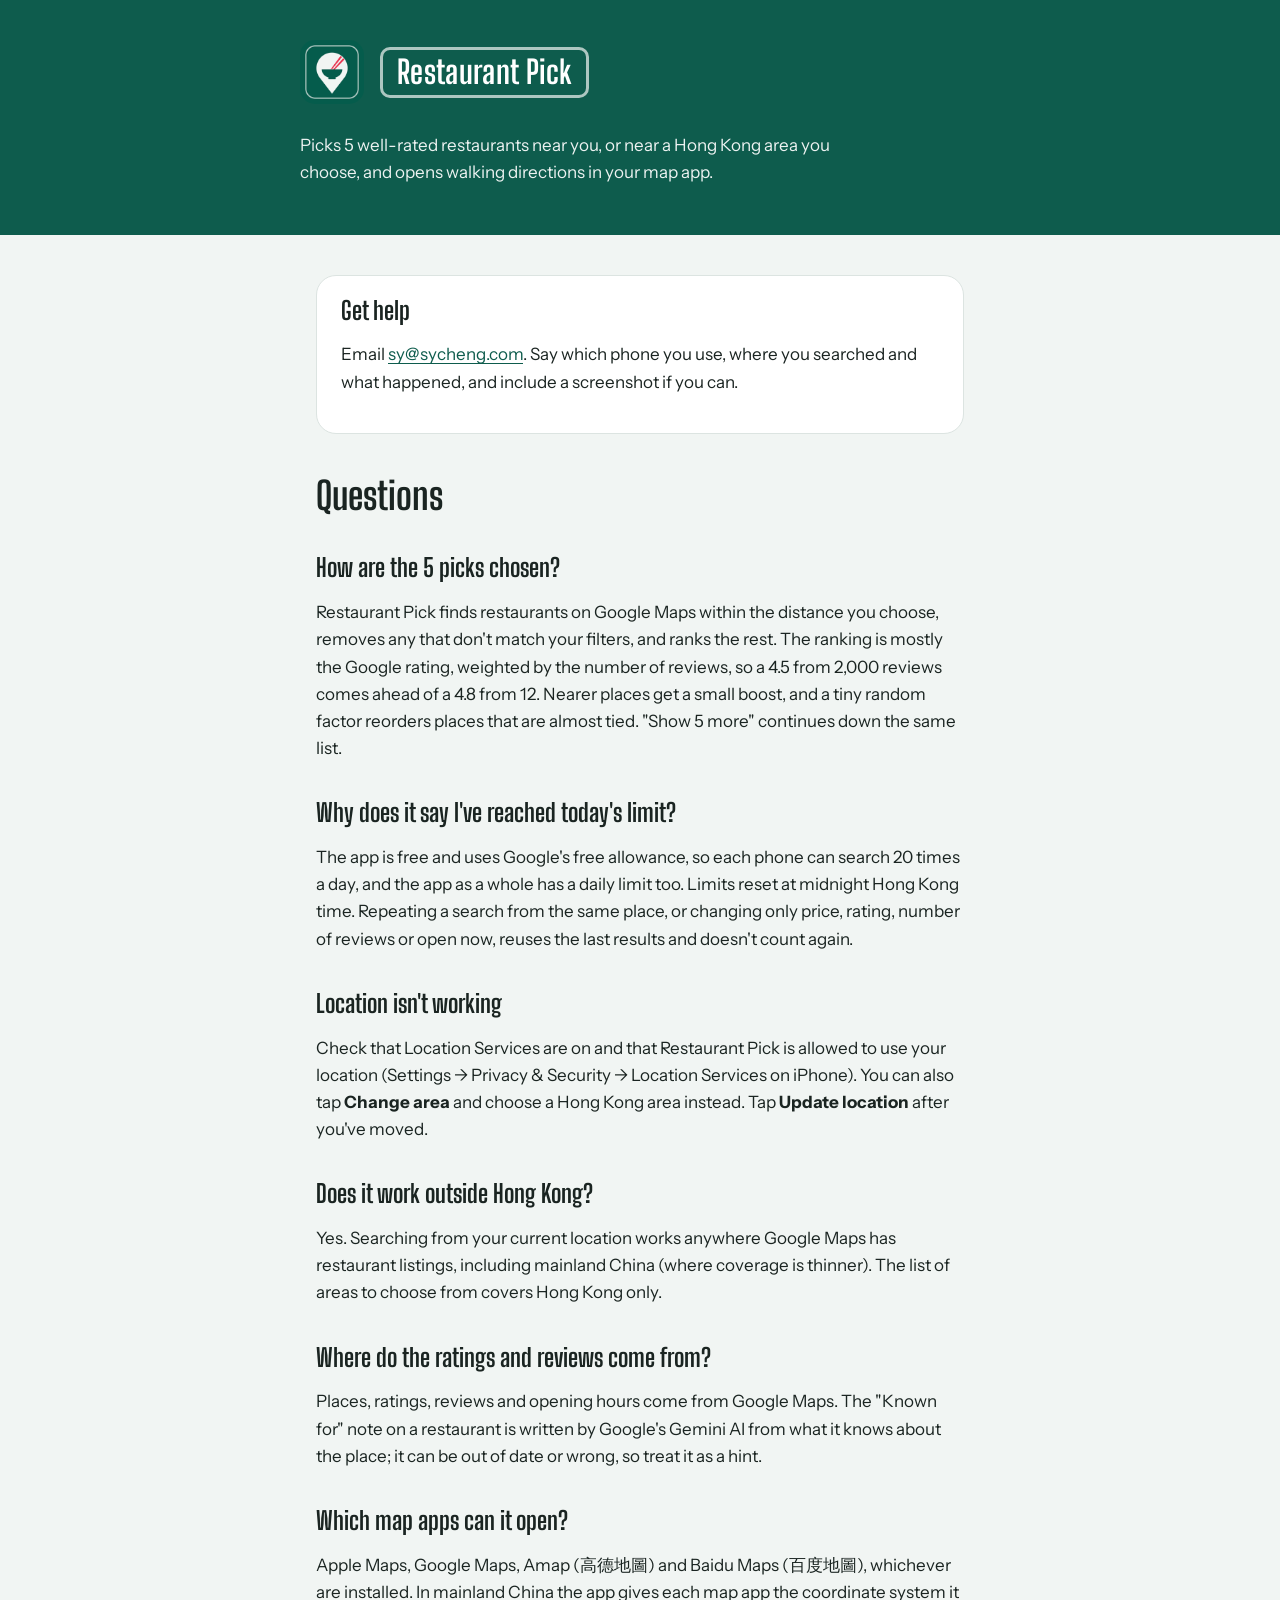
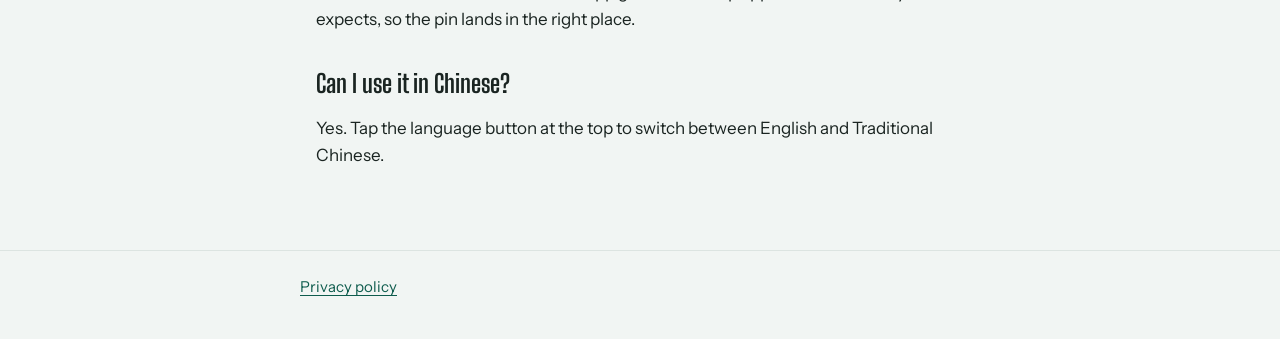
<file: index.html>
<!doctype html>
<html lang="en">
<head>
  <meta charset="utf-8">
  <meta name="viewport" content="width=device-width, initial-scale=1">
  <title>Restaurant Pick support</title>
  <meta name="description" content="Help and contact for Restaurant Pick, the app that picks 5 well-rated restaurants near you.">
  <link rel="icon" href="favicon.png">
  <link rel="apple-touch-icon" href="icon-180.png">
  <link rel="preconnect" href="https://fonts.googleapis.com">
  <link rel="preconnect" href="https://fonts.gstatic.com" crossorigin>
  <link href="https://fonts.googleapis.com/css2?family=Big+Shoulders+Display:wght@700&family=Instrument+Sans:wght@400;600&display=swap" rel="stylesheet">
  <link rel="stylesheet" href="style.css">
</head>
<body>
  <header class="band">
    <div class="wrap">
      <a class="brand" href="./">
        <img src="icon-180.png" alt="">
        <span>Restaurant Pick</span>
      </a>
      <p>Picks 5 well-rated restaurants near you, or near a Hong Kong area you choose, and opens walking directions in your map app.</p>
    </div>
  </header>

  <main class="wrap">
    <section class="contact">
      <h2>Get help</h2>
      <p>Email <a href="mailto:sy@sycheng.com?subject=Restaurant%20Pick">sy@sycheng.com</a>. Say which phone you use, where you searched and what happened, and include a screenshot if you can.</p>
    </section>

    <h1>Questions</h1>

    <h2>How are the 5 picks chosen?</h2>
    <p>Restaurant Pick finds restaurants on Google Maps within the distance you choose, removes any that don't match your filters, and ranks the rest. The ranking is mostly the Google rating, weighted by the number of reviews, so a 4.5 from 2,000 reviews comes ahead of a 4.8 from 12. Nearer places get a small boost, and a tiny random factor reorders places that are almost tied. "Show 5 more" continues down the same list.</p>

    <h2>Why does it say I've reached today's limit?</h2>
    <p>The app is free and uses Google's free allowance, so each phone can search 20 times a day, and the app as a whole has a daily limit too. Limits reset at midnight Hong Kong time. Repeating a search from the same place, or changing only price, rating, number of reviews or open now, reuses the last results and doesn't count again.</p>

    <h2>Location isn't working</h2>
    <p>Check that Location Services are on and that Restaurant Pick is allowed to use your location (Settings → Privacy &amp; Security → Location Services on iPhone). You can also tap <b>Change area</b> and choose a Hong Kong area instead. Tap <b>Update location</b> after you've moved.</p>

    <h2>Does it work outside Hong Kong?</h2>
    <p>Yes. Searching from your current location works anywhere Google Maps has restaurant listings, including mainland China (where coverage is thinner). The list of areas to choose from covers Hong Kong only.</p>

    <h2>Where do the ratings and reviews come from?</h2>
    <p>Places, ratings, reviews and opening hours come from Google Maps. The "Known for" note on a restaurant is written by Google's Gemini AI from what it knows about the place; it can be out of date or wrong, so treat it as a hint.</p>

    <h2>Which map apps can it open?</h2>
    <p>Apple Maps, Google Maps, Amap (高德地圖) and Baidu Maps (百度地圖), whichever are installed. In mainland China the app gives each map app the coordinate system it expects, so the pin lands in the right place.</p>

    <h2>Can I use it in Chinese?</h2>
    <p>Yes. Tap the language button at the top to switch between English and Traditional Chinese.</p>
  </main>

  <footer>
    <div class="wrap">
      <a href="privacy.html">Privacy policy</a>
    </div>
  </footer>
</body>
</html>
</file>
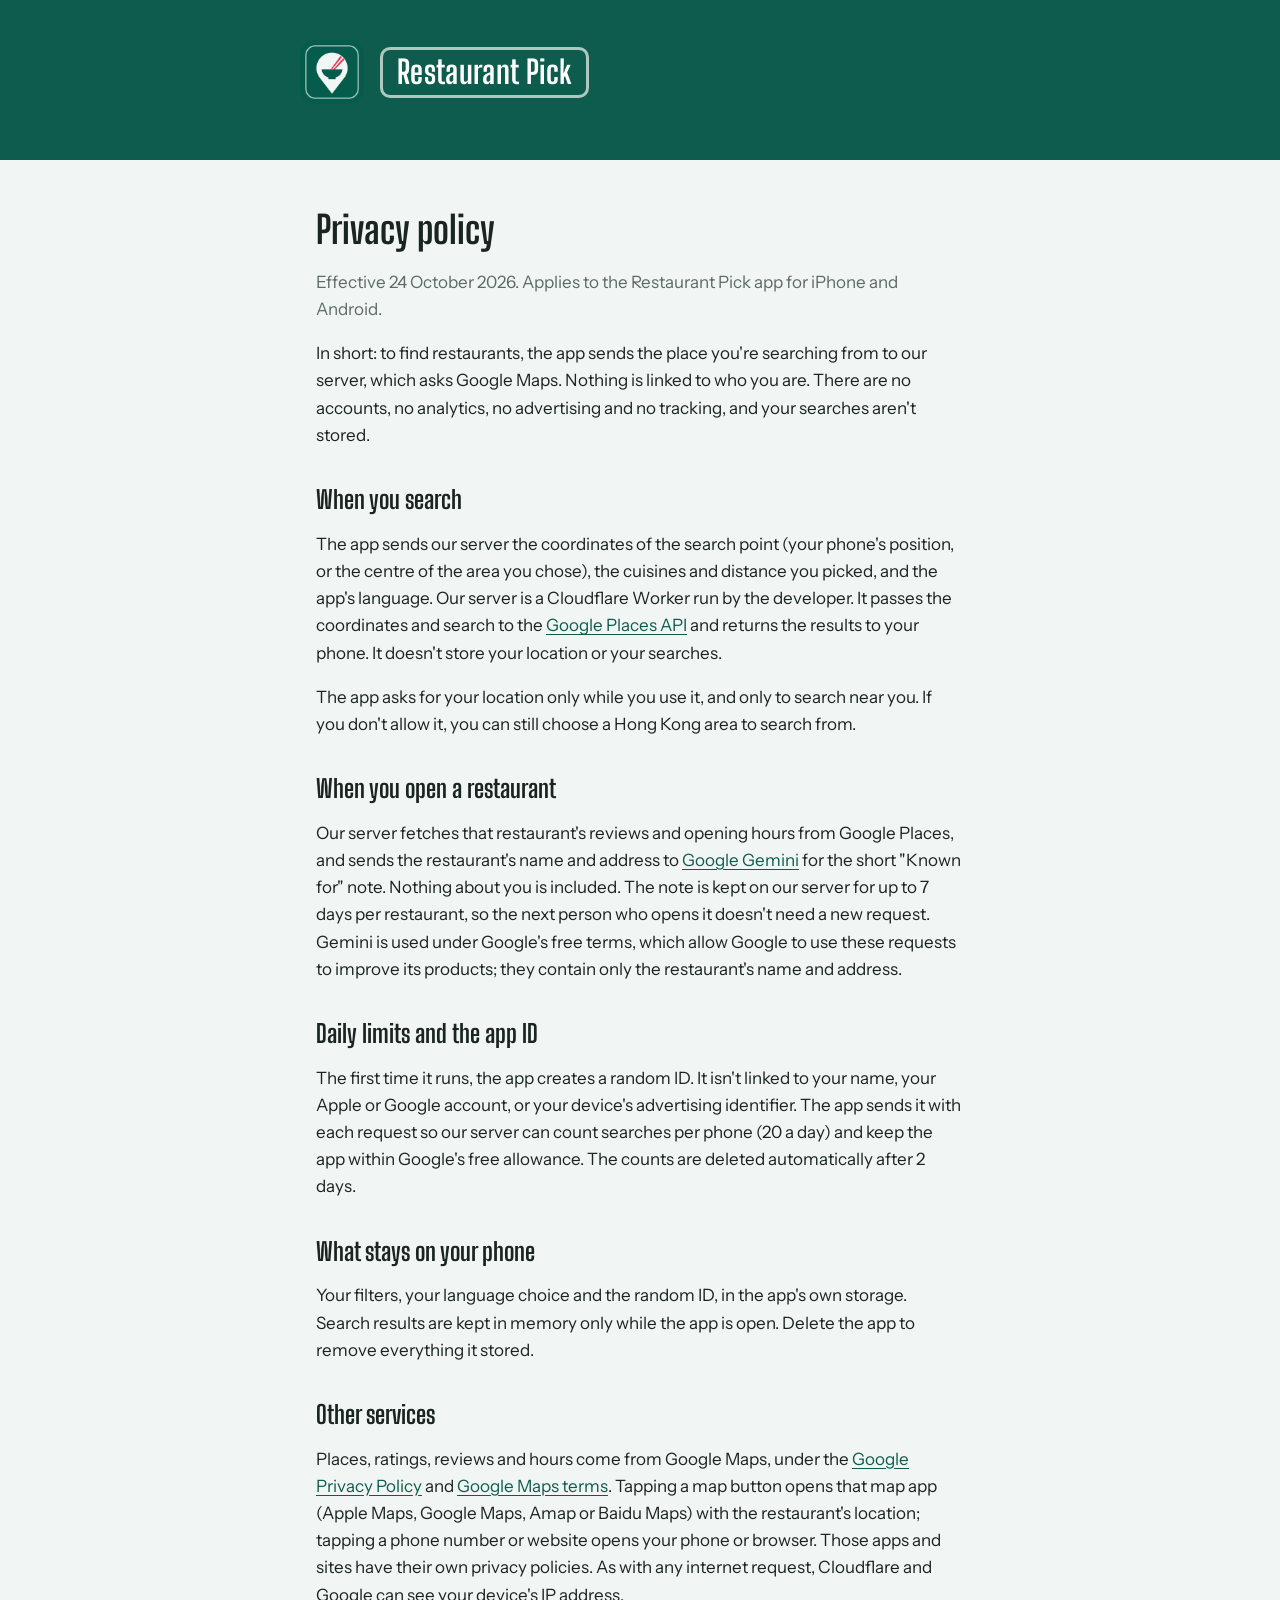
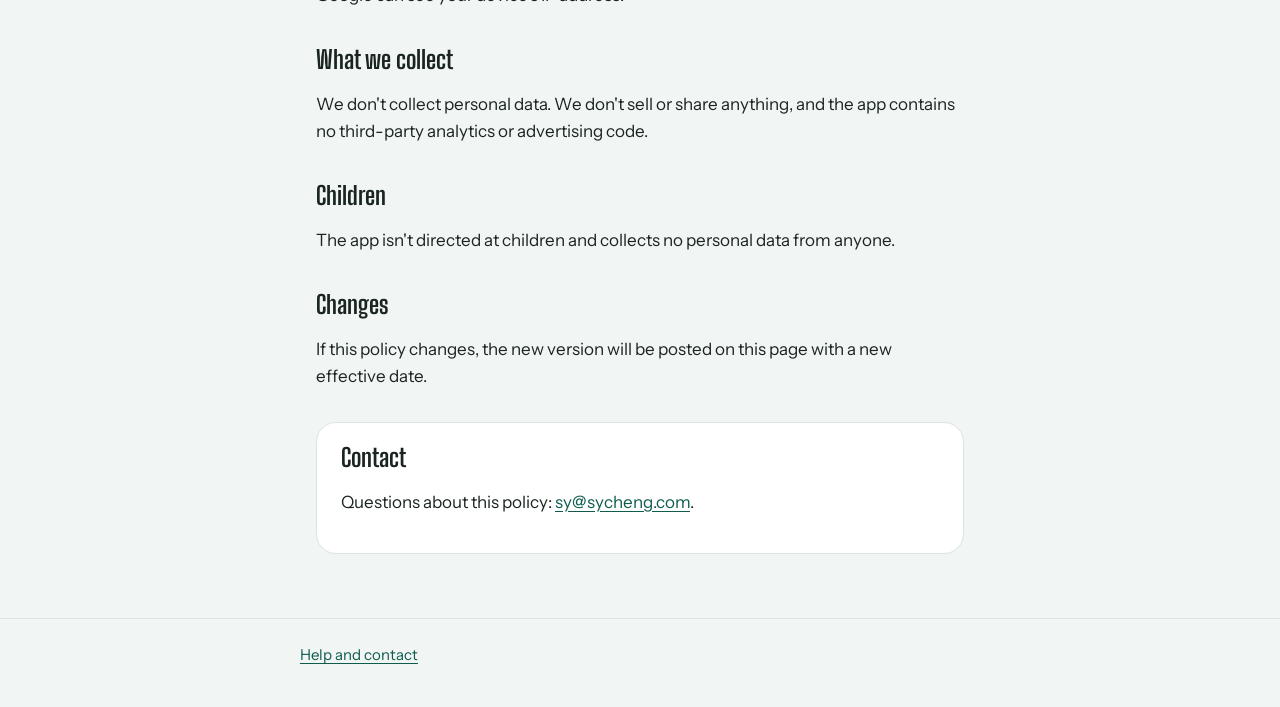
<file: privacy.html>
<!doctype html>
<html lang="en">
<head>
  <meta charset="utf-8">
  <meta name="viewport" content="width=device-width, initial-scale=1">
  <title>Restaurant Pick privacy policy</title>
  <meta name="description" content="What Restaurant Pick sends to find restaurants near you, and what it doesn't keep.">
  <link rel="icon" href="favicon.png">
  <link rel="apple-touch-icon" href="icon-180.png">
  <link rel="preconnect" href="https://fonts.googleapis.com">
  <link rel="preconnect" href="https://fonts.gstatic.com" crossorigin>
  <link href="https://fonts.googleapis.com/css2?family=Big+Shoulders+Display:wght@700&family=Instrument+Sans:wght@400;600&display=swap" rel="stylesheet">
  <link rel="stylesheet" href="style.css">
</head>
<body>
  <header class="band">
    <div class="wrap">
      <a class="brand" href="./">
        <img src="icon-180.png" alt="">
        <span>Restaurant Pick</span>
      </a>
    </div>
  </header>

  <main class="wrap">
    <h1>Privacy policy</h1>
    <p class="meta">Effective 24 October 2026. Applies to the Restaurant Pick app for iPhone and Android.</p>

    <p>In short: to find restaurants, the app sends the place you're searching from to our server, which asks Google Maps. Nothing is linked to who you are. There are no accounts, no analytics, no advertising and no tracking, and your searches aren't stored.</p>

    <h2>When you search</h2>
    <p>The app sends our server the coordinates of the search point (your phone's position, or the centre of the area you chose), the cuisines and distance you picked, and the app's language. Our server is a Cloudflare Worker run by the developer. It passes the coordinates and search to the <a href="https://developers.google.com/maps/documentation/places/web-service">Google Places API</a> and returns the results to your phone. It doesn't store your location or your searches.</p>
    <p>The app asks for your location only while you use it, and only to search near you. If you don't allow it, you can still choose a Hong Kong area to search from.</p>

    <h2>When you open a restaurant</h2>
    <p>Our server fetches that restaurant's reviews and opening hours from Google Places, and sends the restaurant's name and address to <a href="https://ai.google.dev/">Google Gemini</a> for the short "Known for" note. Nothing about you is included. The note is kept on our server for up to 7 days per restaurant, so the next person who opens it doesn't need a new request. Gemini is used under Google's free terms, which allow Google to use these requests to improve its products; they contain only the restaurant's name and address.</p>

    <h2>Daily limits and the app ID</h2>
    <p>The first time it runs, the app creates a random ID. It isn't linked to your name, your Apple or Google account, or your device's advertising identifier. The app sends it with each request so our server can count searches per phone (20 a day) and keep the app within Google's free allowance. The counts are deleted automatically after 2 days.</p>

    <h2>What stays on your phone</h2>
    <p>Your filters, your language choice and the random ID, in the app's own storage. Search results are kept in memory only while the app is open. Delete the app to remove everything it stored.</p>

    <h2>Other services</h2>
    <p>Places, ratings, reviews and hours come from Google Maps, under the <a href="https://policies.google.com/privacy">Google Privacy Policy</a> and <a href="https://maps.google.com/help/terms_maps/">Google Maps terms</a>. Tapping a map button opens that map app (Apple Maps, Google Maps, Amap or Baidu Maps) with the restaurant's location; tapping a phone number or website opens your phone or browser. Those apps and sites have their own privacy policies. As with any internet request, Cloudflare and Google can see your device's IP address.</p>

    <h2>What we collect</h2>
    <p>We don't collect personal data. We don't sell or share anything, and the app contains no third-party analytics or advertising code.</p>

    <h2>Children</h2>
    <p>The app isn't directed at children and collects no personal data from anyone.</p>

    <h2>Changes</h2>
    <p>If this policy changes, the new version will be posted on this page with a new effective date.</p>

    <section class="contact">
      <h2>Contact</h2>
      <p>Questions about this policy: <a href="mailto:sy@sycheng.com?subject=Restaurant%20Pick%20privacy">sy@sycheng.com</a>.</p>
    </section>
  </main>

  <footer>
    <div class="wrap">
      <a href="./">Help and contact</a>
    </div>
  </footer>
</body>
</html>
</file>
<file: style.css>
:root {
  --band: #0e5c4d;
  --frame: rgba(241, 245, 243, 0.7);
  --ink: #1a2421;
  --muted: #5d6b66;
  --mist: #f1f5f3;
  --paper: #ffffff;
  --line: #dce4e1;
  --link: #0e5c4d;
  color-scheme: light;
}
@media (prefers-color-scheme: dark) {
  :root:not([data-theme="light"]) {
    --band: #0a4a3e;
    --ink: #e6eeeb;
    --muted: #9aa9a4;
    --mist: #0d1614;
    --paper: #16211e;
    --line: #26332f;
    --link: #5bc0a4;
    color-scheme: dark;
  }
}
:root[data-theme="dark"] {
  --band: #0a4a3e;
  --ink: #e6eeeb;
  --muted: #9aa9a4;
  --mist: #0d1614;
  --paper: #16211e;
  --line: #26332f;
  --link: #5bc0a4;
  color-scheme: dark;
}
* { box-sizing: border-box; }
body {
  margin: 0;
  background: var(--mist);
  color: var(--ink);
  font: 17px/1.6 "Instrument Sans", system-ui, sans-serif;
}
.band {
  background: var(--band);
  color: #fff;
  padding: 40px 16px 48px;
}
.wrap { max-width: 680px; margin: 0 auto; }
.brand {
  display: inline-flex;
  align-items: center;
  gap: 16px;
  color: #fff;
  text-decoration: none;
}
.brand img { width: 64px; height: 64px; border-radius: 15px; }
/* The app's title signboard: an inset frame around the name. */
.brand span {
  font: 700 32px/1 "Big Shoulders Display", system-ui, sans-serif;
  letter-spacing: 0.01em;
  border: 3px solid var(--frame);
  border-radius: 10px;
  padding: 6px 14px 7px;
}
.band p { margin: 20px 0 0; max-width: 34em; opacity: 0.92; }
main { padding: 8px 16px 64px; }
h1, h2 {
  font-family: "Big Shoulders Display", system-ui, sans-serif;
  font-weight: 700;
  line-height: 1.15;
}
h1 { font-size: 38px; margin: 40px 0 8px; }
h2 { font-size: 25px; margin: 36px 0 8px; }
p, li { max-width: 38em; }
a { color: var(--link); text-underline-offset: 3px; }
a:focus-visible { outline: 3px solid var(--link); outline-offset: 3px; border-radius: 4px; }
.contact {
  background: var(--paper);
  border: 1px solid var(--line);
  border-radius: 20px;
  padding: 20px 24px;
  margin-top: 32px;
}
.contact h2 { margin-top: 0; }
.meta { color: var(--muted); }
footer {
  border-top: 1px solid var(--line);
  padding: 24px 16px 40px;
  color: var(--muted);
  font-size: 15px;
}
</file>
